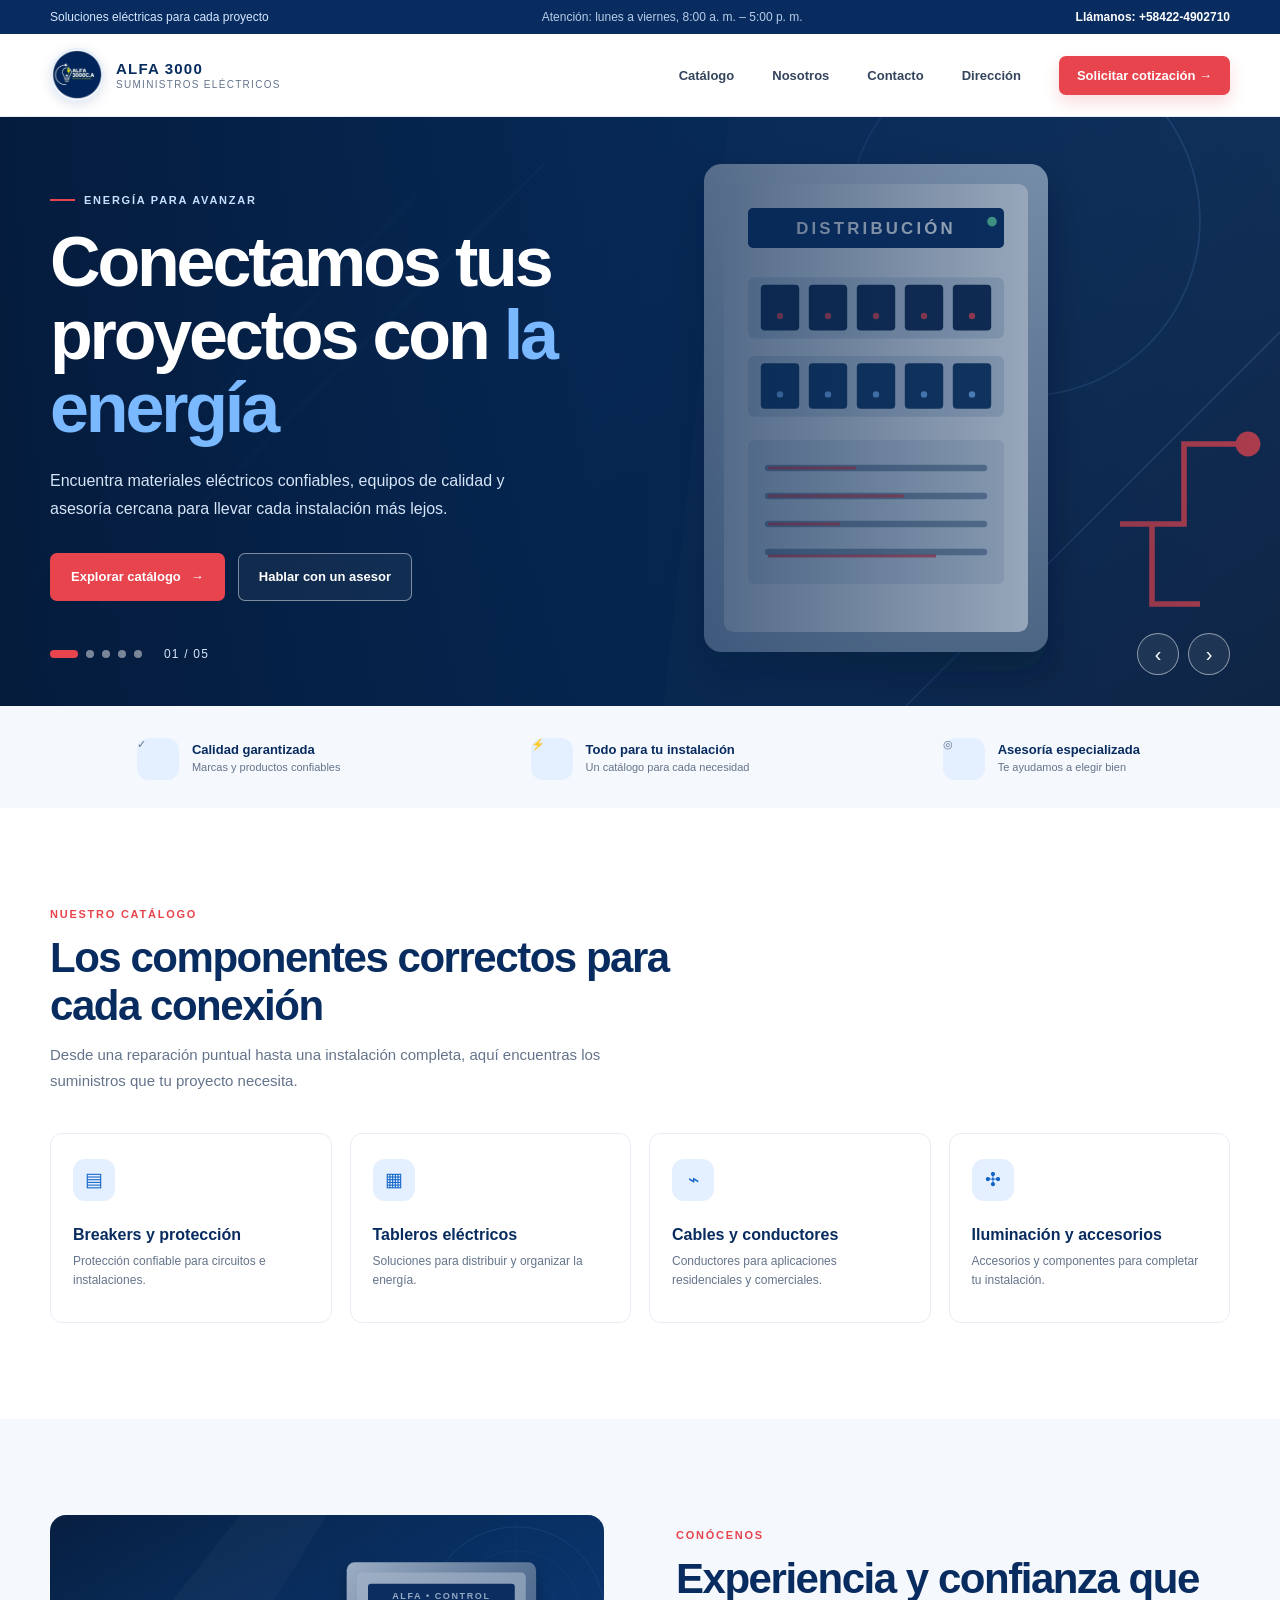
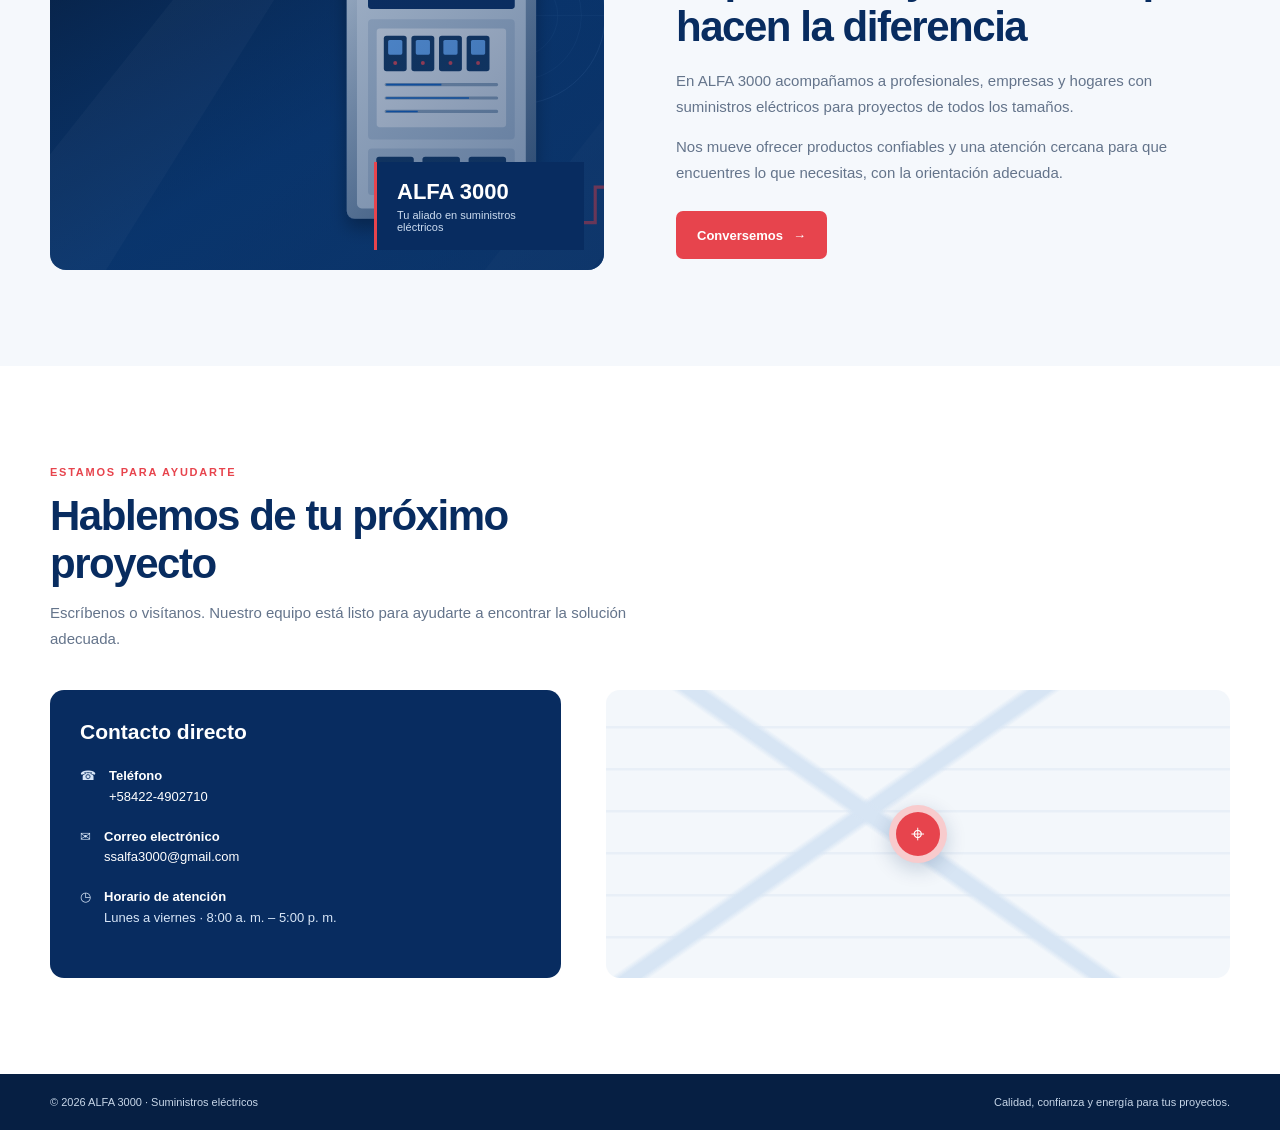
<file: index.html>
<!DOCTYPE html>
<html lang="es">
<head>
    <meta charset="UTF-8">
    <meta name="viewport" content="width=device-width, initial-scale=1.0">
    <meta name="theme-color" content="#082c60">
    <meta name="description" content="Suministros eléctricos ALFA 3000: materiales, equipos y asesoría para tus proyectos eléctricos.">
    <title>ALFA 3000 | Suministros eléctricos</title>
    <link rel="stylesheet" href="./src/assets/css/styles.css">
</head>
<body>
    <div class="topbar">
        <div class="container topbar-inner">
            <span>Soluciones eléctricas para cada proyecto</span>
            <span class="hours">Atención: lunes a viernes, 8:00 a. m. – 5:00 p. m.</span>
            <a href="tel:+0000000000">Llámanos: +58422-4902710</a>
        </div>
    </div>
    <header class="navbar">
        <div class="container nav-inner">
            <a class="brand" href="#inicio" aria-label="ALFA 3000, inicio">
                <img src="./src/assets/images/logo/Captura%20de%20pantalla%202026-10-05%20125226.png" alt="Logo circular de ALFA 3000">
                <span class="brand-copy"><strong>ALFA 3000</strong><span>Suministros eléctricos</span></span>
            </a>
            <button class="menu-toggle" type="button" aria-label="Abrir menú" aria-expanded="false">☰</button>
            <nav class="nav-links" aria-label="Navegación principal">
                <a href="#catalogo">Catálogo</a>
                <a href="#nosotros">Nosotros</a>
                <a href="#contacto">Contacto</a>
                <a href="#direccion">Dirección</a>
                <a class="nav-cta" href="#contacto">Solicitar cotización <span aria-hidden="true">→</span></a>
            </nav>
        </div>
    </header>

    <main>
        <section class="hero" id="inicio" aria-label="Presentación de ALFA 3000">
            <div class="hero-slide active" style="background-image:url('./src/assets/images/1.svg')" aria-hidden="true"></div>
            <div class="hero-slide" style="background-image:url('./src/assets/images/2.svg')" aria-hidden="true"></div>
            <div class="hero-slide" style="background-image:url('./src/assets/images/3.svg')" aria-hidden="true"></div>
            <div class="hero-slide" style="background-image:url('./src/assets/images/4.svg')" aria-hidden="true"></div>
            <div class="hero-slide" style="background-image:url('./src/assets/images/5.svg')" aria-hidden="true"></div>
            <div class="container hero-content">
                <div class="hero-copy">
                    <span class="eyebrow">Energía para avanzar</span>
                    <h1>Conectamos tus proyectos con <span>la energía</span></h1>
                    <p>Encuentra materiales eléctricos confiables, equipos de calidad y asesoría cercana para llevar cada instalación más lejos.</p>
                    <div class="button-row">
                        <a class="button button-primary" href="#catalogo">Explorar catálogo <span aria-hidden="true">→</span></a>
                        <a class="button button-outline" href="#contacto">Hablar con un asesor</a>
                    </div>
                </div>
            </div>
            <div class="container carousel-controls">
                <div class="carousel-dots" role="tablist" aria-label="Seleccionar imagen">
                    <button class="carousel-dot active" type="button" aria-label="Imagen 1" aria-current="true"></button>
                    <button class="carousel-dot" type="button" aria-label="Imagen 2"></button>
                    <button class="carousel-dot" type="button" aria-label="Imagen 3"></button>
                    <button class="carousel-dot" type="button" aria-label="Imagen 4"></button>
                    <button class="carousel-dot" type="button" aria-label="Imagen 5"></button>
                    <span class="slide-count"><span id="current-slide">01</span> / 05</span>
                </div>
                <div class="carousel-arrows">
                    <button type="button" data-direction="-1" aria-label="Imagen anterior">‹</button>
                    <button type="button" data-direction="1" aria-label="Imagen siguiente">›</button>
                </div>
            </div>
        </section>

        <div class="trust-strip">
            <div class="container trust-inner">
                <div class="trust-item"><span class="trust-icon" aria-hidden="true">✓</span><div><strong>Calidad garantizada</strong><span>Marcas y productos confiables</span></div></div>
                <div class="trust-item"><span class="trust-icon" aria-hidden="true">⚡</span><div><strong>Todo para tu instalación</strong><span>Un catálogo para cada necesidad</span></div></div>
                <div class="trust-item"><span class="trust-icon" aria-hidden="true">◎</span><div><strong>Asesoría especializada</strong><span>Te ayudamos a elegir bien</span></div></div>
            </div>
        </div>

        <section class="content-section" id="catalogo">
            <div class="container">
                <div class="section-heading">
                    <span class="section-kicker">Nuestro catálogo</span>
                    <h2>Los componentes correctos para cada conexión</h2>
                    <p>Desde una reparación puntual hasta una instalación completa, aquí encuentras los suministros que tu proyecto necesita.</p>
                </div>
                <div class="catalog-grid">
                    <article class="catalog-card"><span class="trust-icon" aria-hidden="true">▤</span><h3>Breakers y protección</h3><p>Protección confiable para circuitos e instalaciones.</p></article>
                    <article class="catalog-card"><span class="trust-icon" aria-hidden="true">▦</span><h3>Tableros eléctricos</h3><p>Soluciones para distribuir y organizar la energía.</p></article>
                    <article class="catalog-card"><span class="trust-icon" aria-hidden="true">⌁</span><h3>Cables y conductores</h3><p>Conductores para aplicaciones residenciales y comerciales.</p></article>
                    <article class="catalog-card"><span class="trust-icon" aria-hidden="true">✣</span><h3>Iluminación y accesorios</h3><p>Accesorios y componentes para completar tu instalación.</p></article>
                </div>
            </div>
        </section>

        <section class="content-section about" id="nosotros">
            <div class="container about-layout">
                <div class="about-visual" role="img" aria-label="Ilustración de un tablero eléctrico industrial">
                    <div class="about-badge"><strong>ALFA 3000</strong><span>Tu aliado en suministros eléctricos</span></div>
                </div>
                <div class="about-copy">
                    <span class="section-kicker">Conócenos</span>
                    <h2>Experiencia y confianza que hacen la diferencia</h2>
                    <p>En ALFA 3000 acompañamos a profesionales, empresas y hogares con suministros eléctricos para proyectos de todos los tamaños.</p>
                    <p>Nos mueve ofrecer productos confiables y una atención cercana para que encuentres lo que necesitas, con la orientación adecuada.</p>
                    <a class="button button-primary" href="#contacto">Conversemos <span aria-hidden="true">→</span></a>
                </div>
            </div>
        </section>

        <section class="content-section" id="contacto">
            <div class="container">
                <div class="section-heading">
                    <span class="section-kicker">Estamos para ayudarte</span>
                    <h2>Hablemos de tu próximo proyecto</h2>
                    <p>Escríbenos o visítanos. Nuestro equipo está listo para ayudarte a encontrar la solución adecuada.</p>
                </div>
                <div class="contact-layout">
                    <div class="contact-panel">
                        <h3>Contacto directo</h3>
                        <div class="contact-detail"><span aria-hidden="true">☎</span><span><b>Teléfono</b><br><a href="tel:+58422-4902710">+58422-4902710</a></span></div>
                        <div class="contact-detail"><span aria-hidden="true">✉</span><span><b>Correo electrónico</b><br><a href="mailto:ssalfa3000@gmail.com">ssalfa3000@gmail.com</a></span></div>
                        <div class="contact-detail"><span aria-hidden="true">◷</span><span><b>Horario de atención</b><br>Lunes a viernes · 8:00 a. m. – 5:00 p. m.</span></div>
                    </div>
                    <div class="contact-map" id="direccion" role="img" aria-label="Mapa ilustrativo. Consulta nuestra dirección con el equipo de ALFA 3000.">
                        <span class="map-pin" aria-hidden="true">⌖</span>
                    </div>
                </div>
            </div>
        </section>
    </main>
    <footer>
        <div class="container footer-inner"><span>© 2026 ALFA 3000 · Suministros eléctricos</span><span>Calidad, confianza y energía para tus proyectos.</span></div>
    </footer>
    <script ./src/assets/js/main.js" defer></script>
</body>
</html>
</file>
<file: src/assets/css/styles.css>
:root {
            --navy: #082c60;
            --blue: #1265c5;
            --sky: #eaf3ff;
            --red: #e7444d;
            --ink: #17243a;
            --muted: #64748b;
            --white: #fff;
        }

        * { box-sizing: border-box; }
        html { scroll-behavior: smooth; }
        body {
            margin: 0;
            color: var(--ink);
            background: var(--white);
            font-family: Inter, "Segoe UI", Arial, sans-serif;
        }
        a { color: inherit; text-decoration: none; }
        button { font: inherit; }
        .container { width: min(1180px, calc(100% - 48px)); margin: 0 auto; }

        .topbar {
            background: var(--navy);
            color: #d7e8ff;
            font-size: 12px;
        }
        .topbar-inner {
            min-height: 34px;
            display: flex;
            align-items: center;
            justify-content: space-between;
            gap: 18px;
        }
        .topbar a { color: var(--white); font-weight: 600; }
        .topbar .hours { opacity: .85; }

        .navbar {
            position: sticky;
            z-index: 20;
            top: 0;
            background: rgba(255,255,255,.96);
            border-bottom: 1px solid #e8edf4;
            backdrop-filter: blur(12px);
        }
        .nav-inner {
            min-height: 82px;
            display: flex;
            align-items: center;
            justify-content: space-between;
            gap: 32px;
        }
        .brand { display: flex; align-items: center; gap: 12px; min-width: 190px; }
        .brand img {
            width: 54px;
            height: 54px;
            object-fit: cover;
            border-radius: 50%;
            border: 2px solid #e6effc;
            box-shadow: 0 3px 12px #082c6022;
        }
        .brand-copy { display: grid; gap: 2px; }
        .brand-copy strong { color: var(--navy); font-size: 15px; letter-spacing: .08em; }
        .brand-copy span { color: var(--muted); font-size: 10px; letter-spacing: .13em; text-transform: uppercase; }
        .nav-links { display: flex; align-items: center; gap: clamp(18px, 3vw, 38px); }
        .nav-links a {
            color: #34445c;
            font-size: 13px;
            font-weight: 650;
            transition: color .2s ease;
        }
        .nav-links a:hover { color: var(--blue); }
        .nav-links .nav-cta {
            color: var(--white);
            background: var(--red);
            padding: 12px 18px;
            border-radius: 7px;
            box-shadow: 0 7px 16px #e7444d33;
        }
        .nav-links .nav-cta:hover { color: var(--white); background: #d7353e; }
        .menu-toggle {
            display: none;
            width: 42px;
            height: 42px;
            color: var(--navy);
            background: var(--sky);
            border: 0;
            border-radius: 8px;
            cursor: pointer;
            font-size: 22px;
        }

        .hero {
            position: relative;
            min-height: 590px;
            overflow: hidden;
            color: var(--white);
            background: var(--navy);
            isolation: isolate;
        }
        .hero-slide {
            position: absolute;
            inset: 0;
            z-index: -2;
            background-position: center;
            background-size: cover;
            opacity: 0;
            transform: scale(1.035);
            transition: opacity .65s ease, transform 5s ease;
        }
        .hero-slide.active { opacity: 1; transform: scale(1); }
        .hero::after {
            position: absolute;
            z-index: -1;
            inset: 0;
            content: "";
            background: linear-gradient(90deg, rgba(4,26,58,.94) 0%, rgba(5,37,79,.78) 46%, rgba(5,37,79,.12) 100%);
        }
        .hero-content {
            min-height: 590px;
            display: flex;
            align-items: center;
            padding: 64px 0 100px;
        }
        .hero-copy { max-width: 620px; }
        .eyebrow {
            display: inline-flex;
            align-items: center;
            gap: 9px;
            margin-bottom: 20px;
            color: #c6e0ff;
            font-size: 11px;
            font-weight: 750;
            letter-spacing: .16em;
            text-transform: uppercase;
        }
        .eyebrow::before { width: 25px; height: 2px; content: ""; background: var(--red); }
        h1 {
            margin: 0;
            font-size: clamp(42px, 6vw, 70px);
            line-height: 1.04;
            letter-spacing: -.045em;
        }
        h1 span { color: #7ab8ff; }
        .hero-copy p {
            max-width: 510px;
            margin: 22px 0 30px;
            color: #d6e5f8;
            font-size: 16px;
            line-height: 1.75;
        }
        .button-row { display: flex; flex-wrap: wrap; align-items: center; gap: 13px; }
        .button {
            display: inline-flex;
            min-height: 48px;
            align-items: center;
            justify-content: center;
            gap: 10px;
            padding: 0 20px;
            border: 1px solid transparent;
            border-radius: 7px;
            font-size: 13px;
            font-weight: 700;
            transition: transform .2s ease, background .2s ease;
        }
        .button:hover { transform: translateY(-2px); }
        .button-primary { color: var(--white); background: var(--red); }
        .button-primary:hover { background: #d7353e; }
        .button-outline { color: var(--white); border-color: #ffffff75; background: #ffffff0d; }
        .button-outline:hover { background: #ffffff1b; }
        .carousel-controls {
            position: absolute;
            right: max(24px, calc((100% - 1180px) / 2));
            bottom: 32px;
            left: max(24px, calc((100% - 1180px) / 2));
            display: flex;
            align-items: center;
            justify-content: space-between;
        }
        .carousel-dots { display: flex; align-items: center; gap: 8px; }
        .carousel-dot {
            width: 8px;
            height: 8px;
            padding: 0;
            border: 0;
            border-radius: 10px;
            background: #ffffff77;
            cursor: pointer;
            transition: width .2s ease, background .2s ease;
        }
        .carousel-dot.active { width: 28px; background: var(--red); }
        .carousel-arrows { display: flex; gap: 9px; }
        .carousel-arrows button {
            width: 42px;
            height: 42px;
            color: var(--white);
            border: 1px solid #ffffff80;
            border-radius: 50%;
            background: #ffffff12;
            cursor: pointer;
            font-size: 20px;
            transition: background .2s ease;
        }
        .carousel-arrows button:hover { background: #ffffff30; }
        .slide-count { margin-left: 14px; color: #d5e4f7; font-size: 12px; letter-spacing: .1em; }

        .trust-strip { position: relative; z-index: 2; margin-top: -1px; background: #f5f8fc; }
        .trust-inner {
            min-height: 102px;
            display: grid;
            grid-template-columns: repeat(3, 1fr);
            align-items: center;
            gap: 24px;
        }
        .trust-item { display: flex; align-items: center; justify-content: center; gap: 13px; }
        .trust-icon {
            display: grid;
            width: 42px;
            height: 42px;
            flex: 0 0 42px;
            place-items: center;
            color: var(--blue);
            border-radius: 12px;
            background: #e4efff;
            font-size: 19px;
        }
        .trust-item strong { display: block; color: var(--navy); font-size: 13px; }
        .trust-item span { display: block; margin-top: 4px; color: var(--muted); font-size: 11px; }

        section.content-section { padding: 96px 0; scroll-margin-top: 82px; }
        .section-heading { max-width: 620px; margin-bottom: 38px; }
        .section-kicker { color: var(--red); font-size: 11px; font-weight: 800; letter-spacing: .16em; text-transform: uppercase; }
        h2 { margin: 12px 0 12px; color: var(--navy); font-size: clamp(30px, 4vw, 42px); letter-spacing: -.035em; }
        .section-heading p, .about-copy p { margin: 0; color: var(--muted); font-size: 15px; line-height: 1.75; }
        .catalog-grid { display: grid; grid-template-columns: repeat(4, 1fr); gap: 18px; }
        .catalog-card {
            min-height: 190px;
            padding: 25px 22px;
            border: 1px solid #e7edf5;
            border-radius: 12px;
            background: var(--white);
            transition: transform .2s ease, box-shadow .2s ease;
        }
        .catalog-card:hover { transform: translateY(-4px); box-shadow: 0 16px 35px #0b315212; }
        .catalog-card .trust-icon { margin-bottom: 25px; }
        .catalog-card h3 { margin: 0 0 8px; color: var(--navy); font-size: 16px; }
        .catalog-card p { margin: 0; color: var(--muted); font-size: 12px; line-height: 1.6; }

        .about { background: #f5f8fc; }
        .about-layout { display: grid; grid-template-columns: 1fr 1fr; align-items: center; gap: 72px; }
        .about-visual {
            position: relative;
            min-height: 355px;
            overflow: hidden;
            border-radius: 16px;
            background: var(--navy) url("../images/3.svg") center/cover no-repeat;
        }
        .about-visual::after { position: absolute; inset: 0; content: ""; background: linear-gradient(135deg, #082c6022, #082c6099); }
        .about-badge {
            position: absolute;
            z-index: 1;
            right: 20px;
            bottom: 20px;
            max-width: 210px;
            padding: 17px 20px;
            color: var(--white);
            border-left: 3px solid var(--red);
            background: var(--navy);
        }
        .about-badge strong { display: block; font-size: 22px; }
        .about-badge span { display: block; margin-top: 4px; color: #ccdcf0; font-size: 11px; }
        .about-copy h2 { margin-bottom: 17px; }
        .about-copy p + p { margin-top: 13px; }
        .about-copy .button { margin-top: 25px; }

        .contact-layout { display: grid; grid-template-columns: .9fr 1.1fr; gap: 45px; }
        .contact-panel { padding: 30px; border-radius: 14px; background: var(--navy); color: var(--white); }
        .contact-panel h3 { margin: 0 0 22px; font-size: 21px; }
        .contact-detail { display: flex; gap: 13px; margin: 19px 0; color: #d8e6f7; font-size: 13px; line-height: 1.6; }
        .contact-detail b { color: #fff; }
        .contact-panel a { color: #fff; }
        .contact-map {
            min-height: 270px;
            display: grid;
            place-items: center;
            overflow: hidden;
            border-radius: 14px;
            background:
                linear-gradient(35deg, transparent 46%, #d7e5f4 47%, #d7e5f4 49%, transparent 50%),
                linear-gradient(145deg, transparent 40%, #d7e5f4 41%, #d7e5f4 43%, transparent 44%),
                repeating-linear-gradient(0deg, #f3f7fb 0, #f3f7fb 39px, #e8eff7 40px, #e8eff7 42px);
        }
        .map-pin { display: grid; width: 58px; height: 58px; place-items: center; color: white; border: 7px solid #ffffffb8; border-radius: 50%; background: var(--red); box-shadow: 0 6px 20px #082c6033; font-size: 24px; }
        footer { padding: 22px 0; color: #c7d6e8; background: #061f43; font-size: 11px; }
        .footer-inner { display: flex; align-items: center; justify-content: space-between; gap: 16px; }

        @media (max-width: 800px) {
            .nav-inner { min-height: 72px; }
            .menu-toggle { display: block; }
            .nav-links {
                position: absolute;
                top: 71px;
                right: 0;
                left: 0;
                display: none;
                align-items: stretch;
                gap: 0;
                padding: 8px 24px 20px;
                border-bottom: 1px solid #e8edf4;
                background: var(--white);
                box-shadow: 0 12px 18px #082c6010;
            }
            .nav-links.open { display: flex; flex-direction: column; }
            .nav-links a { padding: 14px 0; }
            .nav-links .nav-cta { margin-top: 7px; padding: 13px 16px; text-align: center; }
            .hero, .hero-content { min-height: 550px; }
            .hero::after { background: linear-gradient(90deg, rgba(4,26,58,.93), rgba(5,37,79,.55)); }
            .catalog-grid { grid-template-columns: repeat(2, 1fr); }
            .about-layout { gap: 35px; }
        }
        @media (max-width: 560px) {
            .container { width: min(100% - 36px, 1180px); }
            .topbar-inner { min-height: 32px; font-size: 10px; }
            .topbar .hours { display: none; }
            .brand { min-width: 0; }
            .brand img { width: 48px; height: 48px; }
            .brand-copy strong { font-size: 13px; }
            .hero, .hero-content { min-height: 570px; }
            .hero-content { align-items: flex-start; padding-top: 86px; }
            .hero-copy p { font-size: 14px; }
            .button { min-height: 45px; padding: 0 15px; font-size: 12px; }
            .carousel-controls { bottom: 22px; }
            .trust-inner { grid-template-columns: 1fr; gap: 18px; padding: 23px 0; }
            .trust-item { justify-content: flex-start; }
            section.content-section { padding: 68px 0; }
            .catalog-grid { gap: 11px; }
            .catalog-card { min-height: 180px; padding: 18px 15px; }
            .about-layout, .contact-layout { grid-template-columns: 1fr; gap: 28px; }
            .about-visual { min-height: 270px; }
            .contact-panel { padding: 24px; }
            .footer-inner { align-items: flex-start; flex-direction: column; }
        }
        @media (prefers-reduced-motion: reduce) {
            *, *::before, *::after { scroll-behavior: auto !important; transition-duration: .01ms !important; }
        }
</file>
